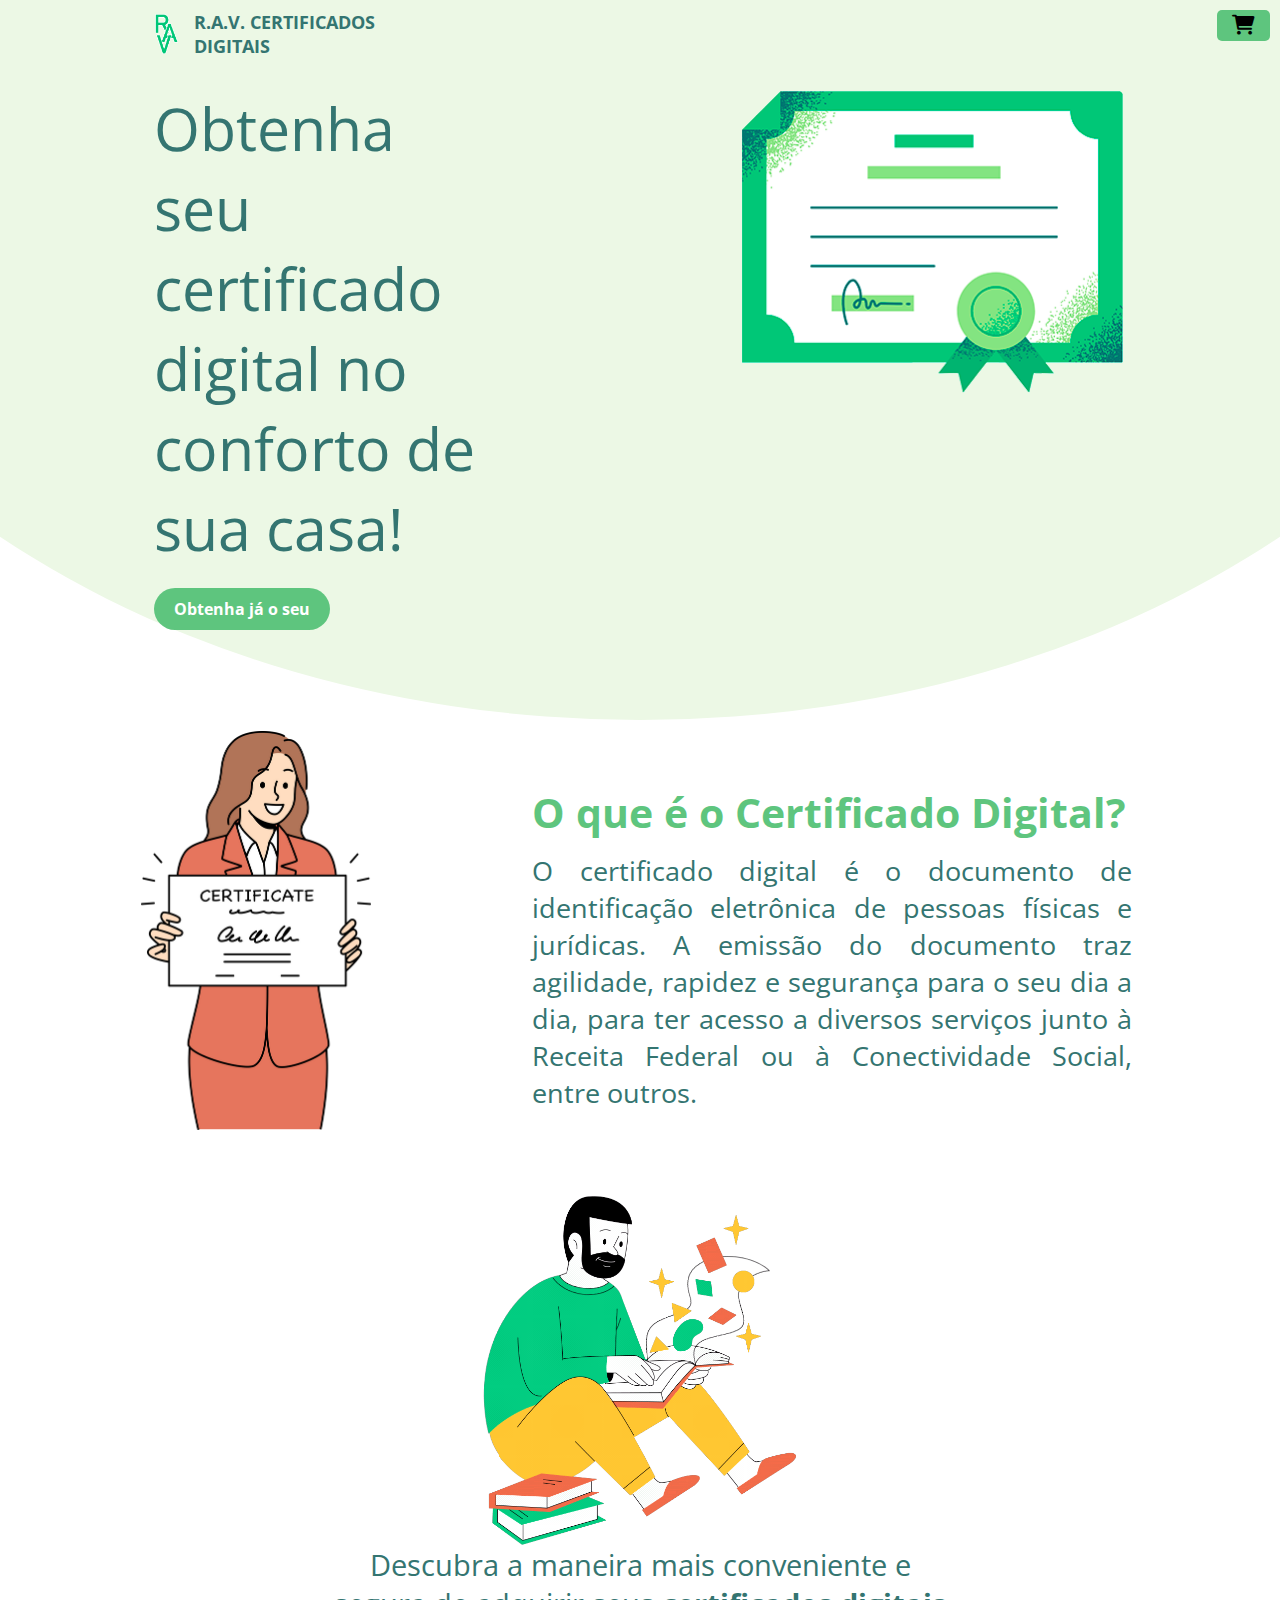
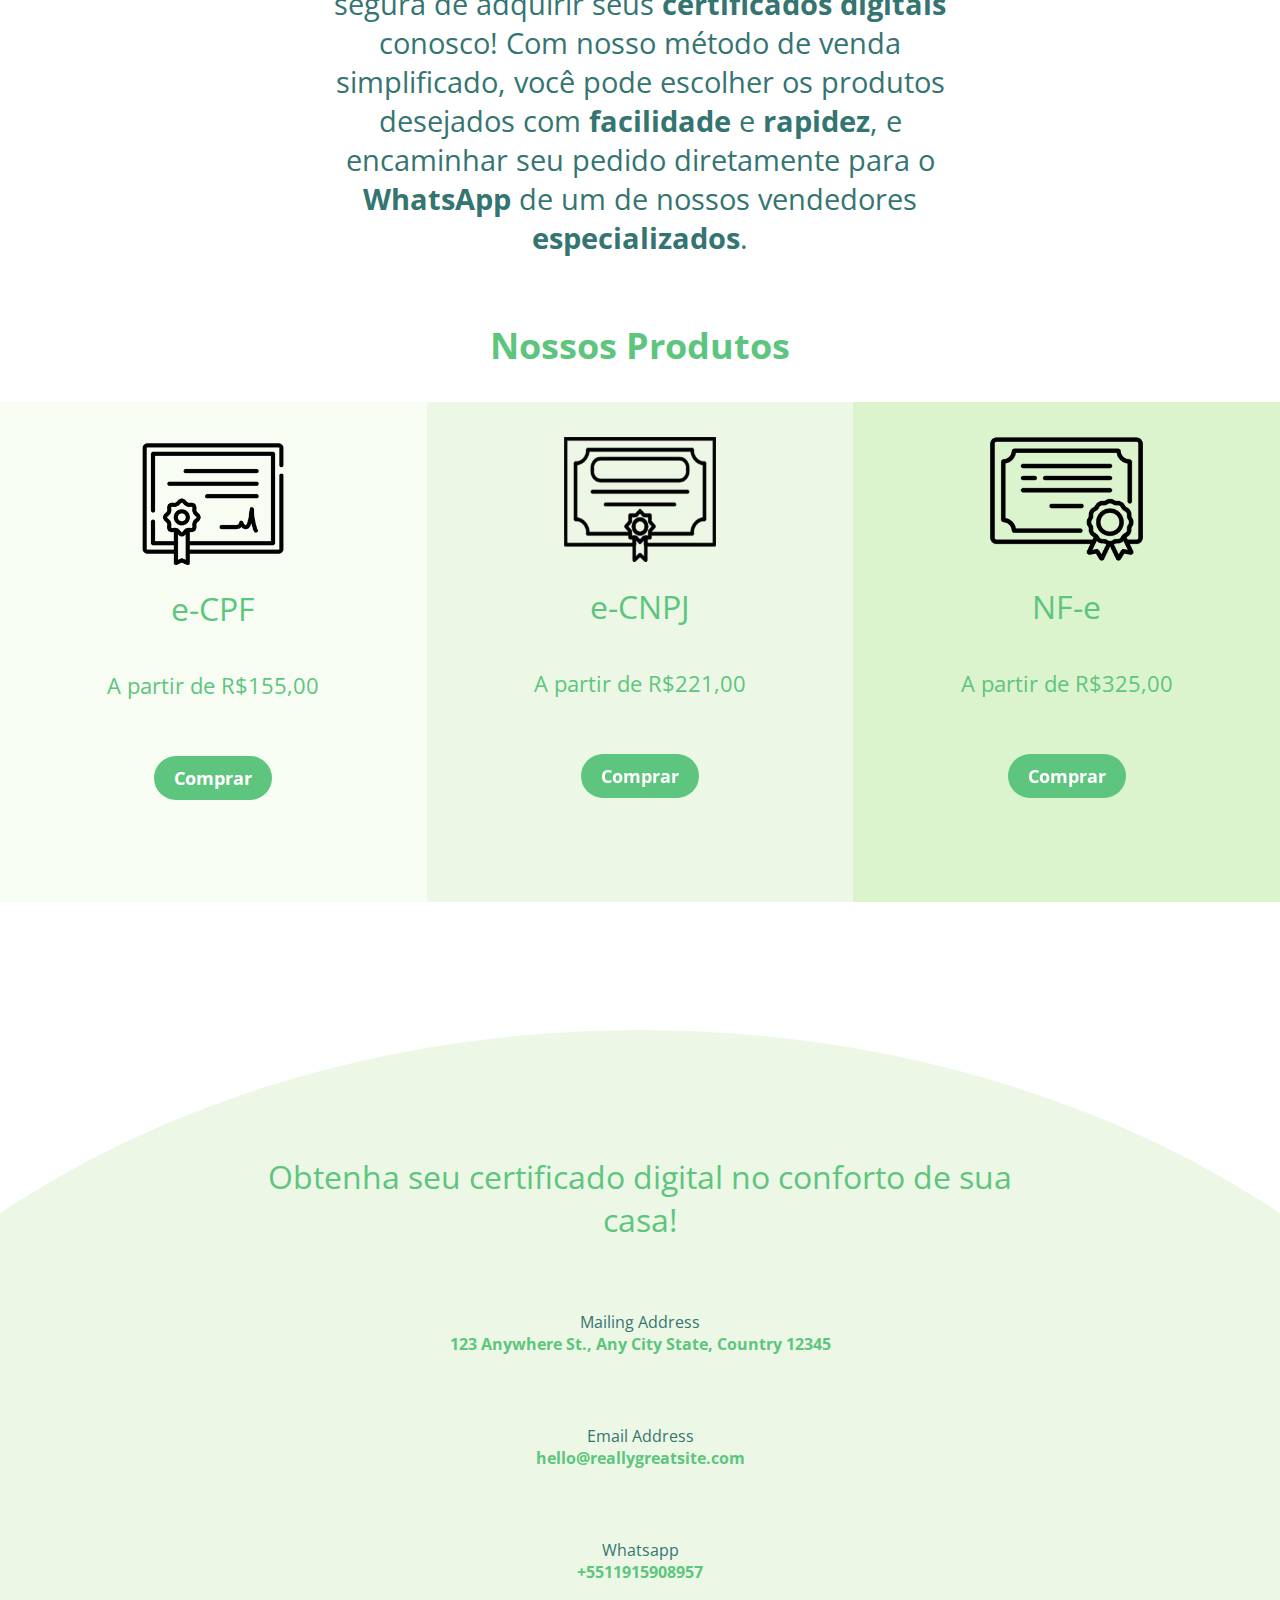
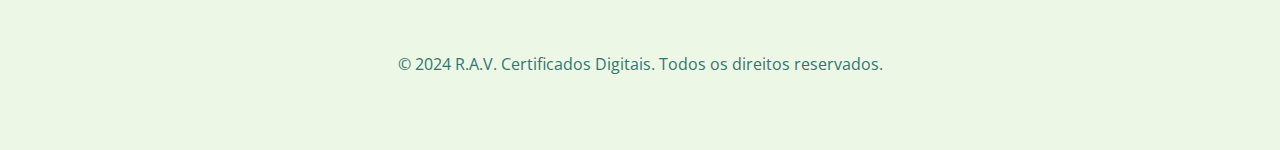
<file: index.html>
<!DOCTYPE html>
<html lang="en">

<head>
    <meta charset="UTF-8">
    <meta name="viewport" content="width=device-width, initial-scale=1.0">
    <title>R.A.V. Certificados Digitais</title>
    <link rel="stylesheet" href="https://cdnjs.cloudflare.com/ajax/libs/font-awesome/6.0.0-beta3/css/all.min.css">
    <link rel="stylesheet" href="style.css">
</head>

<body>

<!-- =============Teste============= -->
    <button id="open-cart-btn">
        <i class="fa-solid fa-cart-shopping fa-2xl"></i>
    </button>

    <div class="backdrop"></div>

    <div id='sidecart' class="sidecart">
        <div class="cart-content">
            <div class="cart-header">
                <i class="fa-solid fa-cart-shopping fa-2xl"></i>
                <div class="header-title">
                    <h2>Seu carrinho</h2>
                    <span id="items-cart">0</span>
                </div>
                <span id="close_btn" class="close_btn">&times;</span>
            </div>
            <div class="cart-items">
                
            </div>
            <div class="cart-actions">
                <div class="subtotal">
                    <p>SUBTOTAL:</p>
                    <p>R$<span id="subtotal_price">0</span></p>
                </div>
                <a onclick="sendCartToWhatsapp()">Encaminhar Pedido</a>
            </div>
        </div>
    </div>

<!-- =============Teste============= -->
    
    <header>
        <div class="container">
            <div class="logo">
                <img src="img/logo2.png">
                <h1>R.A.V. CERTIFICADOS DIGITAIS</h1>
            </div>
            <div class="titulo">
                <div class="titulo-coluna-1">
                    <p>Obtenha seu certificado digital no conforto de sua casa!</p>
                </div>
                <div class="titulo-coluna-2">
                    <img src="img/cert1.png">
                </div>
            </div>
            <div class="btn">
                <a href="#comprar">Obtenha já o seu</a> <!-- ARRUMAR -->
            </div>
        </div>
    </header>
    <!-- =============↓ seu code aqui ↓============= -->
    <div class="container1">
        <div class="left">
            <img src="img/woman.png" alt="Mulher com certificado" id="woman">
        </div>

        <div class="right">
            <div class="sobre">
                <h2>O que é o Certificado Digital?</h2>
            <p>O certificado digital é o documento de identificação eletrônica de pessoas físicas e jurídicas. A emissão do documento traz agilidade, rapidez e segurança para o seu dia a dia, para ter acesso a diversos serviços junto à Receita Federal ou à Conectividade Social, entre outros.</p>
            </div>
        </div>
    </div>


    <div class="container2">
        <div id="top">
            <img src="img/Dudereading.gif" alt="Homem lendo" id="gif">
        </div>

        <div id="bottom">
            <p>Descubra a maneira mais conveniente e segura de adquirir seus <strong>certificados digitais</strong> conosco! Com nosso método de venda simplificado, você pode escolher os produtos desejados com <strong>facilidade</strong> e <strong>rapidez</strong>, e encaminhar seu pedido diretamente para o <strong>WhatsApp</strong> de um de nossos vendedores <strong>especializados</strong>.
            </p>
        </div>
    </div>

    <div id="comprar">
    <div class="container3">
        <div class="productTitle">
            <h2>Nossos Produtos</h2>
        </div>
        
        <div class="produto1">
            <img src="img/eCPF.png" alt="e-CPF">
            <p>e-CPF</p>

            <div class="preco">
                <p>
                    A partir de R$155,00
                </p>
            </div>

            <div class="btnProduct">
                <a href="compra-eCPF.html">Comprar</a>
            </div>
        </div>
        
        <div class="produto2">
            <img src="img/eCNPJ.png" alt="e-CNPJ">
            <p>e-CNPJ</p>

            <div class="preco">
                <p>
                    A partir de R$221,00
                </p>
            </div>

            <div class="btnProduct">
                <a href="compra-eCNPJ.html">Comprar</a>
            </div>
        </div>

        
        <div class="produto3">
            <img src="img/NFe.png" alt="NF-e">
                <p>NF-e</p>
            
            <div class="preco">
                <p>
                    A partir de R$325,00
                </p>

            </div>

            <div class="btnProduct">
                <a href="compra-NFe.html">Comprar</a> 
            </div>
            </div>
        </div>
    </div>
    <!-- =============↑ seu code aqui ↑============= -->
    <footer id="footer">
        <div class="container">
            <div class="titulo-footer">
                <p>Obtenha seu certificado digital no conforto de sua casa!</p>
            </div>
            <div class="texto-footer">
                <p>Mailing Address</p>
                <h4>123 Anywhere St., Any City State, Country 12345</h4>
            </div>
            <div class="texto-footer">
                <p>Email Address</p>
                <h4>hello@reallygreatsite.com</h4>
            </div>
            <div class="texto-footer">
                <p>Whatsapp</p>
                <h4>+5511915908957</h4>
            </div>
            <div class="texto-footer">
                <p>&copy; 2024 R.A.V. Certificados Digitais. Todos os direitos reservados.</p>
            </div>
        </div>
    </footer>
    <script src="btn.js"></script>
</body>
</html>
</file>
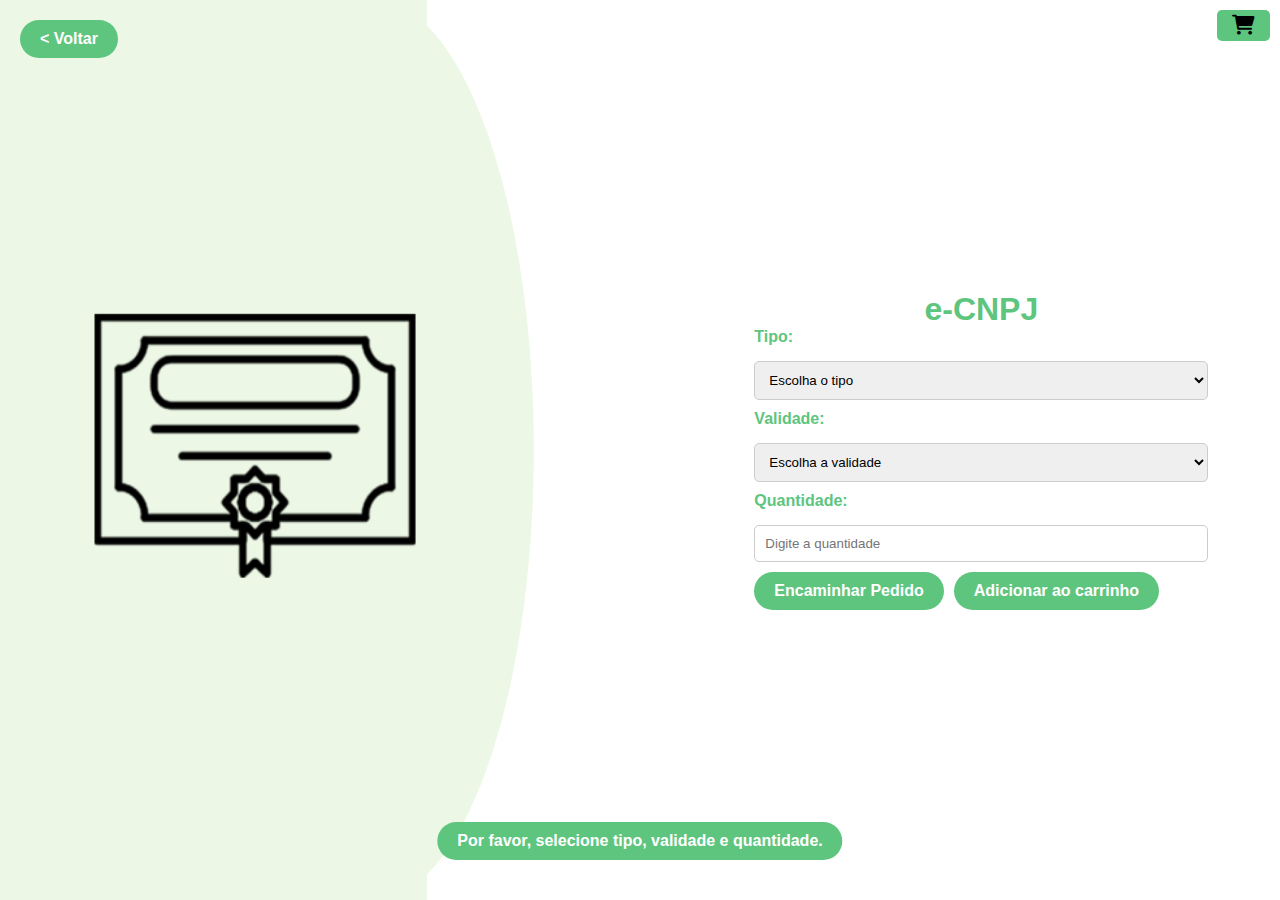
<file: compra-eCNPJ.html>
<!DOCTYPE html>
<html lang="en">
<head>
  <meta charset="UTF-8">
  <meta name="viewport" content="width=device-width, initial-scale=1.0">
  <title>e-CNPJ</title>
  <link rel="stylesheet" href="https://cdnjs.cloudflare.com/ajax/libs/font-awesome/6.0.0-beta3/css/all.min.css">
  <link rel="stylesheet" href="style-compra.css">
</head>
<body>

<!-- =============Teste============= -->
<button id="open-cart-btn">
  <i class="fa-solid fa-cart-shopping fa-2xl"></i>
</button>

<div class="backdrop"></div>

<div id='sidecart' class="sidecart">
  <div class="cart-content">
      <div class="cart-header">
          <i class="fa-solid fa-cart-shopping fa-2xl"></i>
          <div class="header-title">
              <h2>Seu carrinho</h2>
              <span id="items-cart">0</span>
          </div>
          <span id="close_btn" class="close_btn">&times;</span>
      </div>
      <div class="cart-items">
          
      </div>
      <div class="cart-actions">
          <div class="subtotal">
              <p>SUBTOTAL:</p>
              <p>R$<span id="subtotal_price">0</span></p>
          </div>
          <a onclick="sendCartToWhatsapp()">Encaminhar Pedido</a>
      </div>
  </div>
</div>

<!-- =============Teste============= -->

    <div id="compra">
        <a href="index.html" class="back-button">&lt; Voltar</a>
        <div id="esquerda">
          <div class="container">
            <img src="img/eCNPJ.png">
          </div>
        </div>
        <div id="direita">
          <div class="container">
              <h1>e-CNPJ</h1>
              <form>
                <label for="tipo">Tipo:</label>
                <select id="tipo" name="tipo">
                  <option value="" selected="">Escolha o tipo</option>
                  <option value="A1">A1</option>
                  <option value="A3">A3</option>
                  <option value="A3C">A3 em cartão</option>
                  <option value="A3CL">A3 em cartão + leitora ou token</option>
                </select>
                <label for="validade">Validade:</label>
                <select id="validade" name="validade">
                  <option value="" selected="">Escolha a validade</option>
                  <option value="1 ano">1 ano</option>
                  <option value="3 anos" disabled="">3 anos</option>
                </select>
                <label for="quantidade">Quantidade:</label>
                <input id="quantidade" type="number" name="quantidade" placeholder="Digite a quantidade" min="0"> 
                <div class="preco-container">Por favor, selecione tipo, validade e quantidade.</div>
                <input type="hidden" id="price_A1_1 ano" value="221.00">
                <input type="hidden" id="price_A3_1 ano" value="229.00">
                <input type="hidden" id="price_A3_3 anos" value="325.00">
                <input type="hidden" id="price_A3C_1 ano" value="279.00">
                <input type="hidden" id="price_A3C_3 anos" value="379.00">
                <input type="hidden" id="price_A3CL_1 ano" value="439.00">
                <input type="hidden" id="price_A3CL_3 anos" value="545.00">
                <a type="submit" onclick="sendToWhatsapp('e-CNPJ')">Encaminhar Pedido</a>
                <a type="submit" onclick="addItemCart('ecnpj')">Adicionar ao carrinho</a>
              </form>
            </div>
          </div>
    </div>
    <script src="script.js"></script>
    <script src="btn.js"></script>
</body>
</html>
</file>
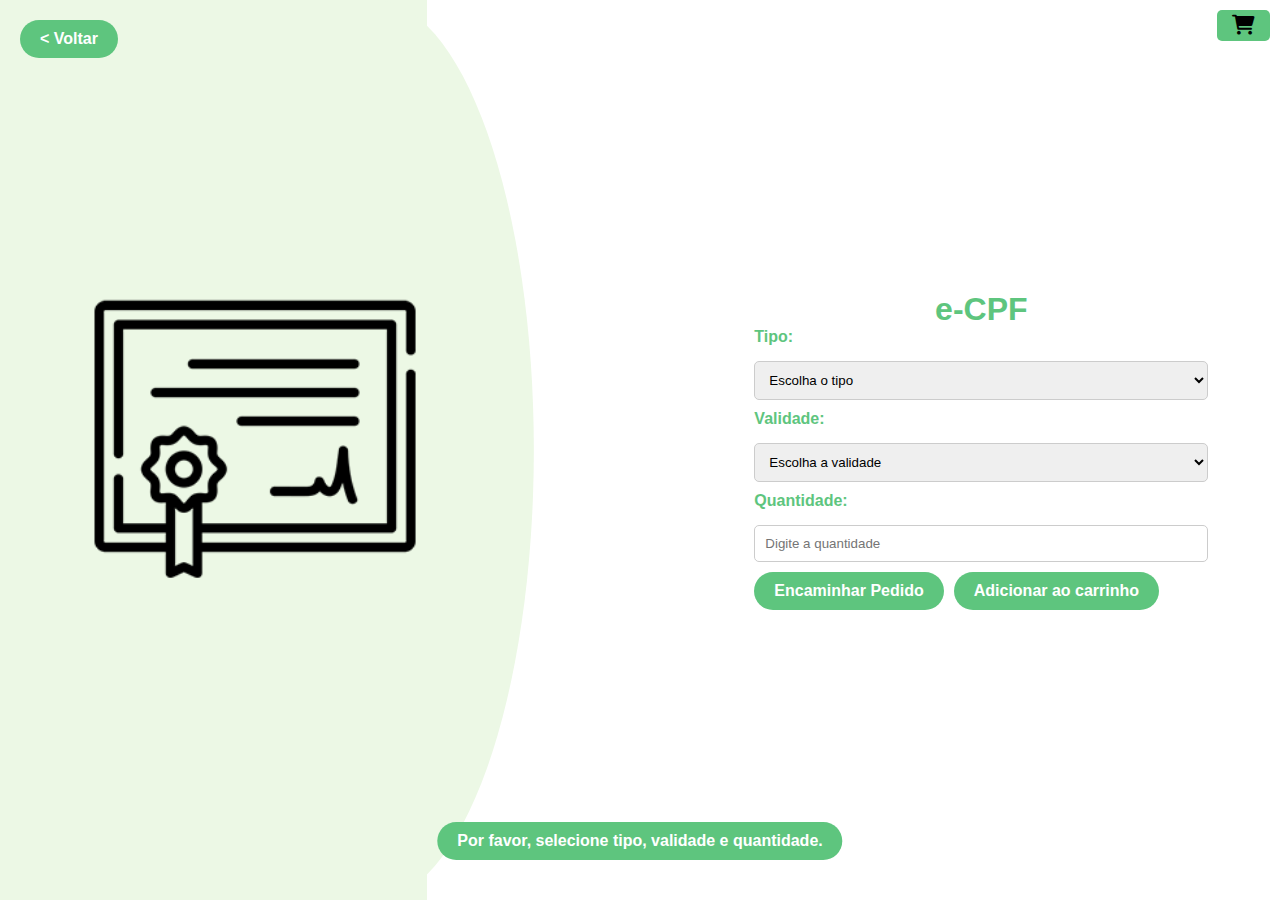
<file: compra-eCPF.html>
<!DOCTYPE html>
<html lang="en">
<head>
  <meta charset="UTF-8">
  <meta name="viewport" content="width=device-width, initial-scale=1.0">
  <title>e-CPF</title>
  <link rel="stylesheet" href="https://cdnjs.cloudflare.com/ajax/libs/font-awesome/6.0.0-beta3/css/all.min.css">
  <link rel="stylesheet" href="style-compra.css">
</head>
<body>

<!-- =============Teste============= -->
<button id="open-cart-btn">
  <i class="fa-solid fa-cart-shopping fa-2xl"></i>
</button>

<div class="backdrop"></div>

<div id='sidecart' class="sidecart">
  <div class="cart-content">
      <div class="cart-header">
          <i class="fa-solid fa-cart-shopping fa-2xl"></i>
          <div class="header-title">
              <h2>Seu carrinho</h2>
              <span id="items-cart">0</span>
          </div>
          <span id="close_btn" class="close_btn">&times;</span>
      </div>
      <div class="cart-items">
          
      </div>
      <div class="cart-actions">
          <div class="subtotal">
              <p>SUBTOTAL:</p>
              <p>R$<span id="subtotal_price">0</span></p>
          </div>
          <a onclick="sendCartToWhatsapp()">Encaminhar Pedido</a>
      </div>
  </div>
</div>

<!-- =============Teste============= -->

    <div id="compra">
        <a href="index.html" class="back-button">&lt; Voltar</a>
        <div id="esquerda">
          <div class="container">
            <img src="img/eCPF.png">
          </div>
        </div>
        <div id="direita">
          <div class="container">
            <h1>e-CPF</h1>
            <form>
              <label for="tipo">Tipo:</label>
              <select id="tipo" name="tipo">
                <option value="" selected="">Escolha o tipo</option>
                <option value="A1">A1</option>
                <option value="A3">A3</option>
                <option value="A3C">A3 em cartão</option>
                <option value="A3CL">A3 em cartão + leitora ou token</option>
              </select>
              <label for="validade">Validade:</label>
              <select id="validade" name="validade">
                <option value="" selected="">Escolha a validade</option>
                <option value="1 ano">1 ano</option>
                <option value="3 anos" disabled="">3 anos</option>
              </select>
              <label for="quantidade">Quantidade:</label>
              <input id="quantidade" type="number" name="quantidade" placeholder="Digite a quantidade" min="0"> 
              <div class="preco-container">Por favor, selecione tipo, validade e quantidade.</div>
              <input type="hidden" id="price_A1_1 ano" value="155.00">
              <input type="hidden" id="price_A3_1 ano" value="155.00">
              <input type="hidden" id="price_A3_3 anos" value="225.00">
              <input type="hidden" id="price_A3C_1 ano" value="215.00">
              <input type="hidden" id="price_A3C_3 anos" value="275.00">
              <input type="hidden" id="price_A3CL_1 ano" value="350.00">
              <input type="hidden" id="price_A3CL_3 anos" value="420.00">
              <a type="submit" onclick="sendToWhatsapp('e-CPF')">Encaminhar Pedido</a>
              <a type="submit" onclick="addItemCart('ecpf')">Adicionar ao carrinho</a>
            </form>
          </div>
        </div>
  </div>
    <script src="script.js"></script>
    <script src="btn.js"></script>
</body>
</html>
</file>
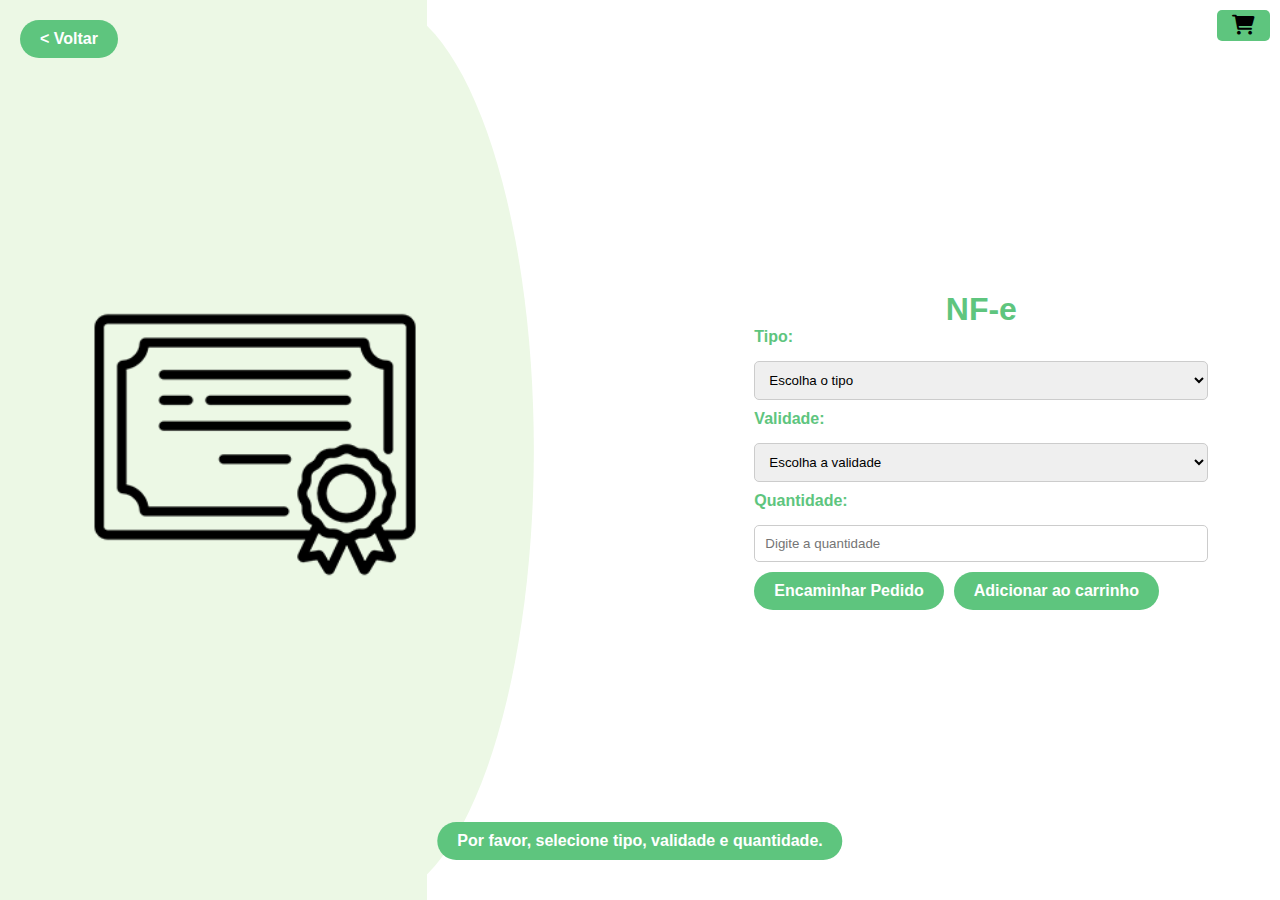
<file: compra-NFe.html>
<!DOCTYPE html>
<html lang="en">
<head>
  <meta charset="UTF-8">
  <meta name="viewport" content="width=device-width, initial-scale=1.0">
  <title>NF-e</title>
  <link rel="stylesheet" href="https://cdnjs.cloudflare.com/ajax/libs/font-awesome/6.0.0-beta3/css/all.min.css">
  <link rel="stylesheet" href="style-compra.css">
</head>
<body>

<!-- =============Teste============= -->
<button id="open-cart-btn">
  <i class="fa-solid fa-cart-shopping fa-2xl"></i>
</button>

<div class="backdrop"></div>

<div id='sidecart' class="sidecart">
  <div class="cart-content">
      <div class="cart-header">
          <i class="fa-solid fa-cart-shopping fa-2xl"></i>
          <div class="header-title">
              <h2>Seu carrinho</h2>
              <span id="items-cart">0</span>
          </div>
          <span id="close_btn" class="close_btn">&times;</span>
      </div>
      <div class="cart-items">
          
      </div>
      <div class="cart-actions">
          <div class="subtotal">
              <p>SUBTOTAL:</p>
              <p>R$<span id="subtotal_price">0</span></p>
          </div>
          <a onclick="sendCartToWhatsapp()">Encaminhar Pedido</a>
      </div>
  </div>
</div>

<!-- =============Teste============= -->

    <div id="compra">
        <a href="index.html" class="back-button">&lt; Voltar</a>
        <div id="esquerda">
          <div class="container">
            <img src="img/NFe.png">
          </div>
        </div>
        <div id="direita">

          <div class="container">

            <h1>NF-e</h1>
            <form>
              <label for="tipo">Tipo:</label>
              <select id="tipo" name="tipo">
                <option value="" selected="">Escolha o tipo</option>
                <option value="A1">A1</option>
                <option value="A3">A3</option>
                <option value="A3C">A3 em cartão</option>
                <option value="A3CL">A3 em cartão + leitora ou token</option>
              </select>
              <label for="validade">Validade:</label>
              <select id="validade" name="validade">
                <option value="" selected="">Escolha a validade</option>
                <option value="1 ano">1 ano</option>
                <option value="3 anos" disabled="">3 anos</option>
              </select>
              <label for="quantidade">Quantidade:</label>
              <input id="quantidade" type="number" name="quantidade" placeholder="Digite a quantidade" min="0"> 
              <div class="preco-container">Por favor, selecione tipo, validade e quantidade.</div>
              <input type="hidden" id="price_A1_1 ano" value="325.00">
              <input type="hidden" id="price_A3_1 ano" value="325.00">
              <input type="hidden" id="price_A3_3 anos" value="530.00">
              <input type="hidden" id="price_A3C_1 ano" value="495.00">
              <input type="hidden" id="price_A3C_3 anos" value="580.00">
              <input type="hidden" id="price_A3CL_1 ano" value="630.00">
              <input type="hidden" id="price_A3CL_3 anos" value="725.00">
              <a type="submit" onclick="sendToWhatsapp('NF-e')">Encaminhar Pedido</a>
              <a type="submit" onclick="addItemCart('nf-e')">Adicionar ao carrinho</a>
            </form>
          </div>
        </div>
    </div>
    <script src="script.js"></script>
    <script src="btn.js"></script>
</body>
</html>
</file>
<file: style.css>
@import url('https://fonts.googleapis.com/css2?family=Open+Sans:ital,wght@0,300..800;1,300..800&display=swap');

:root {
    --color-titulo: #347571;
    --color-texto: #5EC57E;
    --color-fundo: #ECF8E5;
    --color-grey: rgba(0,0,0,0.1);
}

* {
    font-family: "Open Sans", sans-serif;
    margin: 0;
    padding: 0;
    box-sizing: border-box;
}

html {
    scroll-behavior: smooth;
}

.container{
    padding: 10px 12%;
}

/* ============header============ */

header {
    position: relative;
    width: 100%;
    height: 80vh;
    overflow: hidden;
  }

header:before{
    content: "";
    position: absolute;
    top:0;
    left:0;
    overflow: hidden;
    width: 100%;
    height: 100%;
    background: var(--color-fundo);
    border-radius: 0 0 50% 50%/0 0 100% 100%;
    transform: scalex(1.5);
}

  .titulo{
    display: flex;
    justify-content: space-between; 
    flex-wrap: wrap;

    position: relative;
    z-index: 1;
    margin: 30px 0 20px 0;
  }

  .titulo-coluna-1 {
    flex-basis: 100%;
  }

  .titulo-coluna-1 {
    flex-basis: 35%;
    color: var(--color-titulo);
    font-size: 3em; 
    text-align: left;
    margin: 0;
    max-width: 501px;
  }
  
  .titulo-coluna-2 img {
    width: 100%;
    border-radius: 15px;
  }
  


/* ============logo============ */

header .logo{
    position: relative;
    z-index: 1;
    align-items: center;
    max-width: 250px;
}

.logo h1{
    font-size:18px;
    right: -5px;
    color: var(--color-titulo);
}

.logo {
    display: flex;
    align-items: center;
    
}  

.logo img{
    width: 25px;
    margin-right: 15px;
}

/* ============botão============ */

.btn {
    position: relative;
    display: flex;
    z-index: 1;
  }
  
  .btn a {
    background-color: #5EC57E;
    color: white;
    font-size: 16px;
    font-weight: bold;
    padding: 10px 20px;
    border: none;
    border-radius: 40px;
    cursor: pointer;
    text-decoration: none;
  }
  
  .btn a:hover {
    background-color: #47b15e;
  }

/* ============footer============ */

footer {
    position: relative;
    width: 100%;
    height: 80vh;
    display: flex;
    justify-content: center;
    align-items: center;
    overflow: hidden;
  }

footer:before{
    content: "";
    position: absolute;
    top:0;
    left:0;
    width: 100%;
    height: 100%;
    background: var(--color-fundo);
    border-radius: 50% 50% 0 0/100% 100% 0 0;
    transform: scalex(1.5);
}

footer .container{
    position: relative;
    z-index: 1;
    margin: 0 auto;
    max-width: 800px;
    align-items: center;
    text-align: center;
}

footer  h4{
    color: var(--color-texto);
}

footer p{
    color: var(--color-titulo);
}

.titulo-footer p{
    color: var(--color-texto);
    margin-top: 10px;
    font-size: 36px;
}

.texto-footer{
    margin-top: 70px;
}
.container1 {
  display: flex;
}

.left {
  width: 40%;
  display: flex;
  justify-content: center;
  align-items: center;
  padding-top: 10px;
}

.right {
  width: 50%;
  padding: 20px;
  color: #347571;
  font-size: 1.5em;
  padding-top: 90px;
  text-align: justify;
}

#woman {
  width: 50%;
}

h2 {
  color: #5ec57e;
  padding-bottom: 12px;
}

#top {
  display: flex;
  justify-content: center;
  align-items: center;
  padding-top: 5%;
}

#gif {
  width: 25%;
}
#bottom {
  width: 50%;
  left: 25%;
  position: relative;
  font-size: 1.15em;
  padding-bottom: 5%;
  text-align: center;
}

#bottom p{
  color: #347571;
  font-size: 1.8em
}

.productTitle{
  width: 100%;
  text-align: center;
  font-size: 1.5em;
  color: #5ec57e;
  padding-bottom: 20px;
}

.container3 {
  overflow: hidden;
  padding-bottom: 10%;
}

.produto1, .produto2, .produto3 {
  float: left;
  width: 33.33%;
  height: 500px;
}

.produto1 {
  background-color: #f7fdf3; /* Cor da primeira div */
}

.produto2 {
  background-color: #ecf8e5; /* Cor da segunda div */
}

.produto3 {
  background-color: #dcf4ce; /* Cor da terceira div */
}

.produto1 img, .produto2 img, .produto3 img {
  display: block;
  margin: 0 auto;
  width: 45%;
  max-height: 100%;
  padding-top: 10%;
}

.produto1 p, .produto2 p, .produto3 p {
  display: block;
  margin: 0 auto;
  text-align: center;
  font-size: 2em;
  color: #5ec57e;
}


.btnProduct {
  position: relative;
  display: flex;
  z-index: 1;
}

.btnProduct a {
  background-color: #5EC57E;
  color: white;
  font-size: 16px;
  font-weight: bold;
  padding: 10px 20px;
  border: none;
  border-radius: 40px;
  cursor: pointer;
  text-decoration: none;
}

.btnProduct a:hover {
  background-color: #47b15e;
}

.produto1 .btnProduct a,
.produto2 .btnProduct a,
.produto3 .btnProduct a {
  display: block;
  margin: 0 auto;
  text-align: center;
  font-size: 1.1em;
  margin-top: 55px;
}

.carrinho {
  position: fixed;
  top: 25px;
  right: 25px;
  font-size: 1.5em;
  z-index: 999;
}

.carrinho a:link,
.carrinho a:visited {
  text-decoration: none;
}

.carrinho a i {
  color: #47b15e !important;
}

.preco {
  padding-top: 30px;
  font-size: .7em;
}

/* ============carrinho============ */

#open-cart-btn{
  position: fixed;
  z-index: 1;
  top: 10px;
  right: 10px;
  border: none;
  background-color: #5EC57E;
  padding: 15px;
  border-radius: 5px;
  display: flex;
  align-items: center;
  justify-content: center;
  cursor: pointer;
}

#open-cart-btn i{
  font-size: 20px;
}

.backdrop{
  position: fixed;
  top: 0;
  left: 0;
  right: 0;
  bottom: 0;
  background-color: rgba(0, 0, 0, 0.5);
  z-index: 2;
  display: none;
  opacity: 0;
  transition: opacity 0.5s ease;
}

.backdrop.show {
  display: block;
  opacity: 1;
}

.sidecart{
  position: fixed;
  z-index: 3;
  top: 0;
  right: 0;
  height: 100vh;
  width: 350px;
  background: #fff;
  box-shadow: -10px 0 15px var(--color-texto);
  z-index: 3;
  transform: translatex(110%);
  transition: transform .5s ease-in-out;
}

.sidecart.open{
  transform: translateX(0);
}

.cart-content {
  height: 100%;
  display: flex;
  flex-direction: column;
}

.cart-header {
  padding: 1rem;
  border-bottom: 1px solid var(--color-texto);
  display: flex;
  justify-content: space-between;
  align-items: center;
}

.cart-header i{
  color: var(--color-texto);
}

.header-title{
  position: relative;
}

.header-title span{
  position: absolute;
  top: -5px;
  right: -20px;
  width: 20px;
  height: 20px;
  background-color: #347571;
  border-radius: 50%;
  color: #fff;
  display: flex;
  align-items: center;
  justify-content: center;
}

.cart-header .close_btn{
  font-size: 2rem;
  cursor: pointer;
  transition: transform 0.2s ease;
}

.cart-header .close_btn:hover{
  transform: scale(1.1);
}

.cart-items{
  flex: 1;
  overflow-x: hidden;
}

.cart-item {
  position: relative;
  padding: 1rem;
  width: 100%;
  min-height: 150px;
  display: flex;
  border-bottom: 1px solid var(--color-texto);
}

.remove-item{
  position: absolute;
  top: 10px;
  right: 10px;
  width: 20px;
  height: 20px;
  background-color: #ccc;
  border-radius: 50%;
  display: flex;
  align-items: center;
  justify-content: center;
  cursor: pointer;
}

.remove-item span{
  color: #fff;
  font-size: 20px;
  user-select: none;
}

.item-img {
  flex: 1;
}

.item-img img{
  width: 100%;
  height: 100%;
  object-fit: contain;
}

.item-details{
  flex: 2;
  padding-top: 1rem;
  padding-left: 1rem;
  display: flex;
  flex-direction: column;
  gap: 1rem;
}

.item-details p{
  color: #5ec57e;
}

.item-details .qty{
  align-self: flex-start;
  display: flex;
  align-items: center;
  gap: 1rem;
}

.item-details .qty span{
  width: 30px;
  height: 30px;
  background-color: #fff;
  border-radius: 50%;
  display: flex;
  align-items: center;
  justify-content: center;
  font-size: 1.5rem;
  line-height: 1;
  cursor: pointer;
  box-shadow: 3px 3px 5px var(--color-grey), -1px -1px 2px var(--color-grey);
  user-select: none;
  transition:  scale 0.2s ease;
}

.item-details .qty span:hover{
  scale: 1.1;
}

.item_details .qty span:active{
  scale: 1;
}

.qty span:first-of-type{
  font-size: 2rem;
  padding-bottom: 5px;
}

.cart-actions{
  padding: 1rem 2rem;
  display: flex;
  flex-direction: column;
  gap: 1rem;
  border-top: 1px solid var(--color-texto);
  box-shadow: 0 -5px 10px var(--color-texto);
}

.cart-actions .subtotal{
  margin-bottom: 1rem;
  display: flex;
  align-items: center;
  justify-content: space-between;
  font-size: 14px;
  font-weight: bold;
  letter-spacing: 2px;
}

.cart-actions a{
  background-color: #5EC57E;
  color: white;
  font-size: 16px;
  font-weight: bold;
  padding: 10px 20px;
  border: none;
  border-radius: 40px;
  cursor: pointer;
  text-decoration: none;
  display: flex;
  align-items: center;
  justify-content: center;
  text-align: center;
}

.cart-actions a:hover {
  background-color: #47b15e;
}


@media only screen and (max-width: 2560px) {

.titulo-coluna-1{
  font-size: 4em;
}

.titulo-coluna-2{
  width: 30%;
}

#woman{
  width: 40%;
}

.right{
  font-size: 2em;
  padding-top: 5%;
}

#gif{
  width: 20%;
}
  .produto2 img, .produto3 img {
   width: 40%;
   padding-top: 1%;
  }

  .produto1 img{
    width: 37%;
    padding-top: 3.7%;
  }

  .produto1 p, .produto2 p, .produto3 p{
    margin-top: -10px;
  }

  .titulo-footer p{
    padding-top: 5%;
    font-size: 2em;
  }
  footer .container{
    position: relative;
    z-index: 1;
    max-width: 1100px;
    align-items: center;
    text-align: center;
}
}

@media only screen and (max-width: 1500px){
  .titulo-coluna-1{
    font-size: 3.7em;
  }

  .titulo-coluna-2{
    width: 40%;
  }

  #woman{
    width: 45%;
  }

  .right{
    font-size: 1.7em;
    padding-top: 5%;
  }

  #gif{
    width: 25%;
  }

  #bottom{
    font-size: 1em;
  }

  .produto2 img, .produto3 img {
    padding-top: 5%;
   }
 
   .produto1 img{
     width: 37%;
     padding-top: 8%;
   }
 
   .produto1 p, .produto2 p, .produto3 p{
     margin-top: 10px;
   }
}

@media only screen and (max-width: 1220px){
  .titulo-coluna-1{
    font-size: 3.3em;
  }
}

@media only screen and (max-width: 850px) {
  header {
    height: 56vh;
  }

  .container {
    text-align: center; 
    display: flex;
    flex-direction: column;
    justify-content: center;
    align-items: center; 
  }

  .titulo {
    display: flex;
    flex-direction: column;
    align-items: center;
    margin-top: 20px; 
  }

  .titulo-coluna-1 {
    flex-basis: 100%;
    max-width: 100%;
    text-align: center;
    font-size: 2em;
  }

  .titulo-coluna-1 p {
    font-size: 1em;
    font-weight: 300;
  }

  .titulo-coluna-2 img {
    width: 100%; 
    margin-top: 20px; 
  }

  .btn {
    margin: 0 auto; 
    text-align: center;
  }


  .container1 {
    flex-direction: column;
  }

  #woman{
    padding-top: 50px;
    width:25%;
  }
  .left, .right {
    width: 100%;
    padding: 10px;
  }

  .sobre h2{
    font-size: 1em;
    text-align: center;
  }

  .sobre p{
    font-size: 20px;
    margin-left: 25px;
    margin-right: 25px;
  }

  #bottom {
    width: 98%;
    left: 0;
    padding-bottom: 7%;
    font-size: .65em;
  }

  #gif {
    width: 32%;
    margin-top: 10%;
  }

  .productTitle h2{
    font-size: 1.2em;
  }

  .produto1, .produto2, .produto3 {
    width: 85%;
    height: auto;
    margin-left: 7.5%;
  }

  .produto1 img, .produto2 img, .produto3 img {
    width: 20%;
    max-width: 100%;
    height: auto;
    padding-top: 3.5%;
  }

  .produto1 p, .produto2 p, .produto3 p{
    margin-top: -10px;
  }

  .btnProduct{
    margin-bottom: 30px;
  }

  .titulo-footer {
    margin-top: 0; /* Defina a margem superior como 0 para posicioná-lo no topo */
}

}
@media only screen and (max-width: 500px) {
  .titulo-coluna-2 img {
    width: 110%;
    float: left; /* Move a imagem para a esquerda */
  }

  #woman{
    width: 30%;
  }

  #gif{
    width: 40%;
  }
}
</file>
<file: style-compra.css>
/* === Reset CSS (optional) === */
* {
    margin: 0;
    padding: 0;
    box-sizing: border-box;
    font-family: "Open Sans", sans-serif;
}

html, body {
    margin: 0;
    padding: 0;
}

:root {
    --color-titulo: #347571;
    --color-texto: #5EC57E;
    --color-fundo: #ECF8E5;
}

.container{
    padding: 10px 12%;
}

#compra{
    display: flex;
    position: relative;
    justify-content: space-between;
    z-index: 1;
    width: 100%;
    height: 100vh; 
}

#esquerda {
    flex-basis: 100%;
    color: var(--color-titulo);
    font-size: 3em; 
    text-align: left;
    margin: 0;
    max-width: 501px;
    position: relative;
    background-color: var(--color-fundo);
    display: flex;
    flex-direction: column; 
    justify-content: center;
    align-items: center;
    text-align: center;
}

#esquerda:before {
    content: "";
    position: absolute;
    top: 0;
    left: 0;
    width: 100%; 
    height: 100%;
    background: var(--color-fundo);
    border-radius: 0 50% 50% 0/0 100% 100% 0;
    transform: scaleX(1.5);
}

#esquerda img {
    position: relative;
    width: 130%;
    border-radius: 10px;
}


#direita {
    display: flex;
    width: 140%;
    margin-left: 20%;
    align-items: center;
    justify-content: center;
}
#direita h1 {
    position: relative;
    text-align: center;
    color: var(--color-texto)
}

/* ============form============ */

form {
    display: flex;
    flex-wrap: wrap;
    gap: 10px;
    width: 100%;
}

label {
    display: block;
    margin-bottom: 5px;
    font-weight: bold;
    color: var(--color-texto);
}

select,
input[type="number"] {
    width: 100%;
    padding: 10px;
    border: 1px solid #ccc;
    border-radius: 5px;
}

a[type="submit"] {
    background-color: #5EC57E;
    color: white;
    font-size: 16px;
    font-weight: bold;
    padding: 10px 20px;
    border: none;
    border-radius: 40px;
    cursor: pointer;
    text-decoration: none;
}

/* ============back-button============ */
.back-button {
    position: fixed; 
    top: 20px;
    left: 20px;
    background-color: #5EC57E;
    color: white;
    font-size: 16px;
    font-weight: bold;
    padding: 10px 20px;
    border: none;
    border-radius: 40px;
    cursor: pointer;
    text-decoration: none;
    z-index: 2; 
}

.back-button:hover {
    text-decoration: underline;
}

/* ============preco-container============ */

.preco-container {
    background-color: var(--color-texto);
    color: white;
    font-size: 16px;
    font-weight: bold;
    padding: 10px 20px;
    border-radius: 40px;
    text-align: center;
    position: absolute;
    bottom: 40px; 
    left: 50%;
    transform: translateX(-50%);
    z-index: 2; 
}

.carrinho {
    position: fixed;
    top: 25px;
    right: 25px;
    font-size: 1.5em;
    z-index: 999;
  }
  
  .carrinho a:link,
  .carrinho a:visited {
    text-decoration: none;
  }
  
  .carrinho a i {
    color: #47b15e !important;
  }

/* ============carrinho============ */

#open-cart-btn{
    position: fixed;
    z-index: 2;
    top: 10px;
    right: 10px;
    border: none;
    background-color: #5EC57E;
    padding: 15px;
    border-radius: 5px;
    display: flex;
    align-items: center;
    justify-content: center;
    cursor: pointer;
  }
  
  #open-cart-btn i{
    font-size: 20px;
  }
  
  .backdrop{
    position: fixed;
    top: 0;
    left: 0;
    right: 0;
    bottom: 0;
    background-color: rgba(0, 0, 0, 0.5);
    z-index: 2;
    display: none;
    opacity: 0;
    transition: opacity 0.5s ease;
  }
  
  .backdrop.show {
    display: block;
    opacity: 1;
  }
  
  .sidecart{
    position: fixed;
    z-index: 3;
    top: 0;
    right: 0;
    height: 100vh;
    width: 350px;
    background: #fff;
    box-shadow: -10px 0 15px var(--color-texto);
    z-index: 3;
    transform: translatex(110%);
    transition: transform .5s ease-in-out;
  }
  
  .sidecart.open{
    transform: translateX(0);
  }
  
  .cart-content {
    height: 100%;
    display: flex;
    flex-direction: column;
  }
  
  .cart-header {
    padding: 1rem;
    border-bottom: 1px solid var(--color-texto);
    display: flex;
    justify-content: space-between;
    align-items: center;
  }
  
  .cart-header i{
    color: var(--color-texto);
  }
  
  .header-title{
    position: relative;
  }
  
  .header-title span{
    position: absolute;
    top: -5px;
    right: -20px;
    width: 20px;
    height: 20px;
    background-color: #347571;
    border-radius: 50%;
    color: #fff;
    display: flex;
    align-items: center;
    justify-content: center;
  }
  
  .cart-header .close_btn{
    font-size: 2rem;
    cursor: pointer;
    transition: transform 0.2s ease;
  }
  
  .cart-header .close_btn:hover{
    transform: scale(1.1);
  }
  
  .cart-items{
    flex: 1;
    overflow-x: hidden;
  }
  
  .cart-item {
    position: relative;
    padding: 1rem;
    width: 100%;
    min-height: 150px;
    display: flex;
    border-bottom: 1px solid var(--color-texto);
  }
  
  .remove-item{
    position: absolute;
    top: 10px;
    right: 10px;
    width: 20px;
    height: 20px;
    background-color: #ccc;
    border-radius: 50%;
    display: flex;
    align-items: center;
    justify-content: center;
    cursor: pointer;
  }
  
  .remove-item span{
    color: #fff;
    font-size: 20px;
    user-select: none;
  }
  
  .item-img {
    flex: 1;
  }
  
  .item-img img{
    width: 100%;
    height: 100%;
    object-fit: contain;
  }
  
  .item-details{
    flex: 2;
    padding-top: 1rem;
    padding-left: 1rem;
    display: flex;
    flex-direction: column;
    gap: 1rem;
  }
  
  .item-details p{
    color: #5ec57e;
  }
  
  .item-details .qty{
    align-self: flex-start;
    display: flex;
    align-items: center;
    gap: 1rem;
  }
  
  .item-details .qty span{
    width: 30px;
    height: 30px;
    background-color: #fff;
    border-radius: 50%;
    display: flex;
    align-items: center;
    justify-content: center;
    font-size: 1.5rem;
    line-height: 1;
    cursor: pointer;
    box-shadow: 3px 3px 5px var(--color-grey), -1px -1px 2px var(--color-grey);
    user-select: none;
    transition:  scale 0.2s ease;
  }
  
  .item-details .qty span:hover{
    scale: 1.1;
  }
  
  .item_details .qty span:active{
    scale: 1;
  }
  
  .qty span:first-of-type{
    font-size: 2rem;
    padding-bottom: 5px;
  }
  
  .cart-actions{
    padding: 1rem 2rem;
    display: flex;
    flex-direction: column;
    gap: 1rem;
    border-top: 1px solid var(--color-texto);
    box-shadow: 0 -5px 10px var(--color-texto);
  }
  
  .cart-actions .subtotal{
    margin-bottom: 1rem;
    display: flex;
    align-items: center;
    justify-content: space-between;
    font-size: 14px;
    font-weight: bold;
    letter-spacing: 2px;
  }
  
  .cart-actions a{
    background-color: #5EC57E;
    color: white;
    font-size: 16px;
    font-weight: bold;
    padding: 10px 20px;
    border: none;
    border-radius: 40px;
    cursor: pointer;
    text-decoration: none;
    display: flex;
    align-items: center;
    justify-content: center;
    text-align: center;
  }
  
  .cart-actions a:hover {
    background-color: #47b15e;
  }

  @media only screen and (max-width: 550px) {
    a[type="submit"] {
      font-size: 12px; /* Reduza o tamanho da fonte dos botões */
      padding: 5px 10px; /* Reduza o preenchimento interno dos botões */
    }
    .preco-container{
      font-size: 12px; /* Reduza o tamanho da fonte do aviso */
      padding: 5px; /* Reduza o preenchimento interno do aviso */
    }

    .back-button{
      font-size: 15px; /* Reduza o tamanho da fonte do aviso */
      padding: 5px; /* Reduza o preenchimento interno do aviso */
  }
}
</file>
